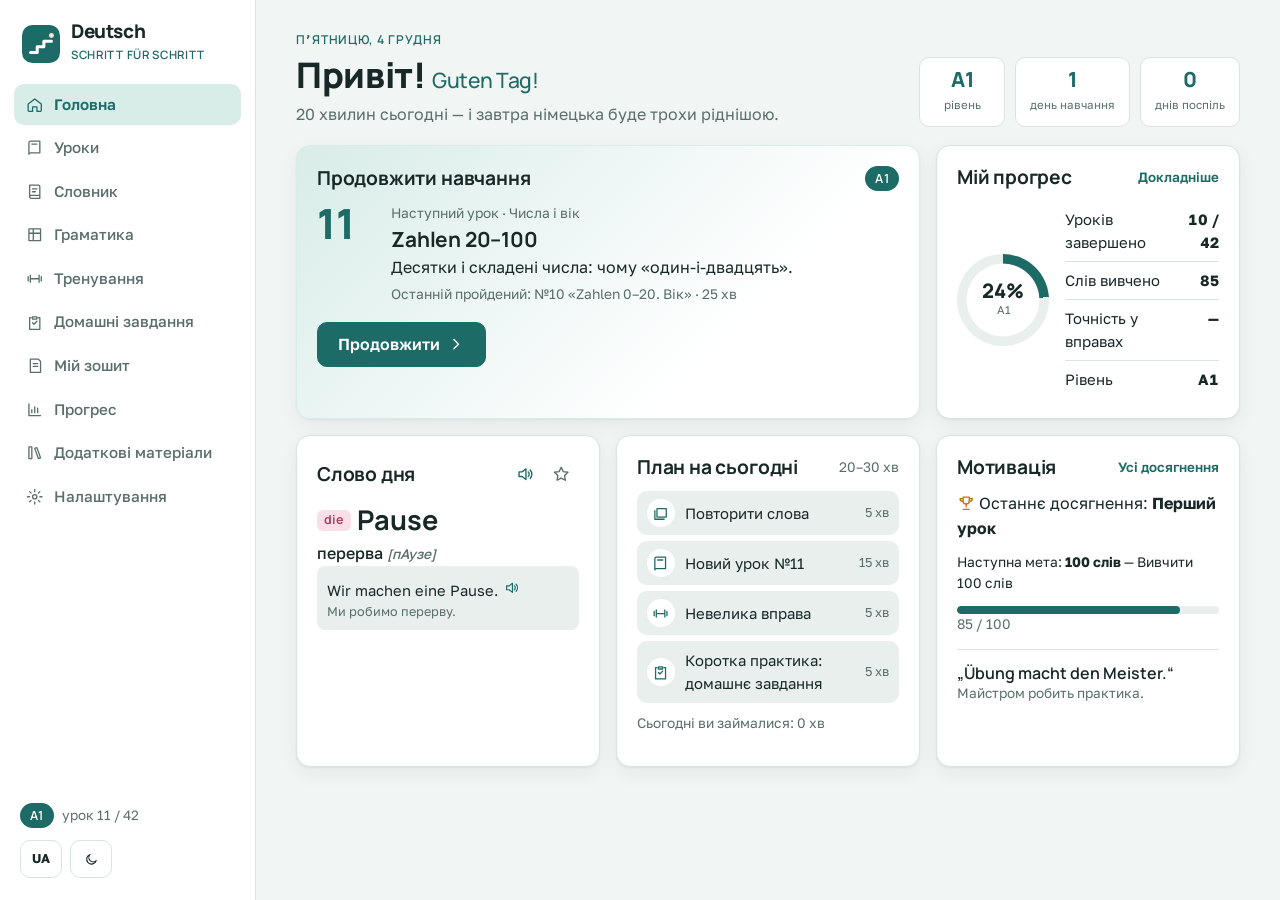
<file: index.html>
<!doctype html>
<html lang="uk">
<head>
<meta charset="utf-8">
<meta name="viewport" content="width=device-width,initial-scale=1,viewport-fit=cover">
<style>body{margin:0}img{max-width:100%}[hidden]{display:none!important}</style>
<title>Deutsch Schritt für Schritt</title>
<link rel="stylesheet" href="https://fonts.googleapis.com/css2?family=Golos+Text:wght@400;500;600;700&family=Manrope:wght@500;600;700;800&display=swap">
<link rel="stylesheet" href="css/app.css">

</head>
<body>
<div class="app">
  <aside class="side" id="side">
    <a class="logo" href="#home">
      <svg viewBox="0 0 40 40" aria-hidden="true"><rect width="40" height="40" rx="11" fill="var(--accent)"/><path d="M9 29h7v-6h7v-6h8" fill="none" stroke="var(--accent-ink)" stroke-width="3.2" stroke-linecap="round" stroke-linejoin="round"/><circle cx="31" cy="11" r="2.6" fill="var(--gold-soft)"/></svg>
      <div><b>Deutsch</b><span>Schritt für Schritt</span></div>
    </a>
    <nav class="nav" id="nav" aria-label="Розділи"></nav>
    <div class="side-foot">
      <div class="side-level" id="sideLevel"></div>
      <div class="tools" id="sideTools"></div>
    </div>
  </aside>
  <button class="scrim" data-act="menu" aria-label="Закрити меню"></button>
  <div class="col">
    <header class="topbar">
      <button class="tool" data-act="menu" aria-label="Меню"><svg class="ic" viewBox="0 0 24 24" fill="none" stroke="currentColor" stroke-width="1.8" stroke-linecap="round"><path d="M4 7h16M4 12h16M4 17h16"/></svg></button>
      <a class="logo" href="#home">
        <svg viewBox="0 0 40 40" aria-hidden="true"><rect width="40" height="40" rx="11" fill="var(--accent)"/><path d="M9 29h7v-6h7v-6h8" fill="none" stroke="var(--accent-ink)" stroke-width="3.2" stroke-linecap="round" stroke-linejoin="round"/></svg>
        <div><b>Deutsch</b><span>Schritt für Schritt</span></div>
      </a>
      <div class="tools" id="topTools"></div>
    </header>
    <main class="main"><div class="view" id="view"></div></main>
  </div>
</div>
<div class="modal" id="modal" hidden><div class="modal-box"><button class="icon-btn modal-x" data-act="closeModal" aria-label="Закрити"><svg class="ic" viewBox="0 0 24 24" fill="none" stroke="currentColor" stroke-width="1.8" stroke-linecap="round"><path d="M6 6l12 12M18 6L6 18"/></svg></button><div id="modalBody"></div></div></div>
<div class="toasts" id="toasts" aria-live="polite"></div>

<script src="js/data-lessons-1.js"></script>
<script src="js/data-lessons-2.js"></script>
<script src="js/data-lessons-3.js"></script>
<script src="js/data-grammar.js"></script>
<script src="js/data-extra.js"></script>
<script src="js/core.js"></script>
<script src="js/exercises.js"></script>
<script src="js/app.js"></script>
<script src="js/pages.js"></script>
</body>
</html>
</file>
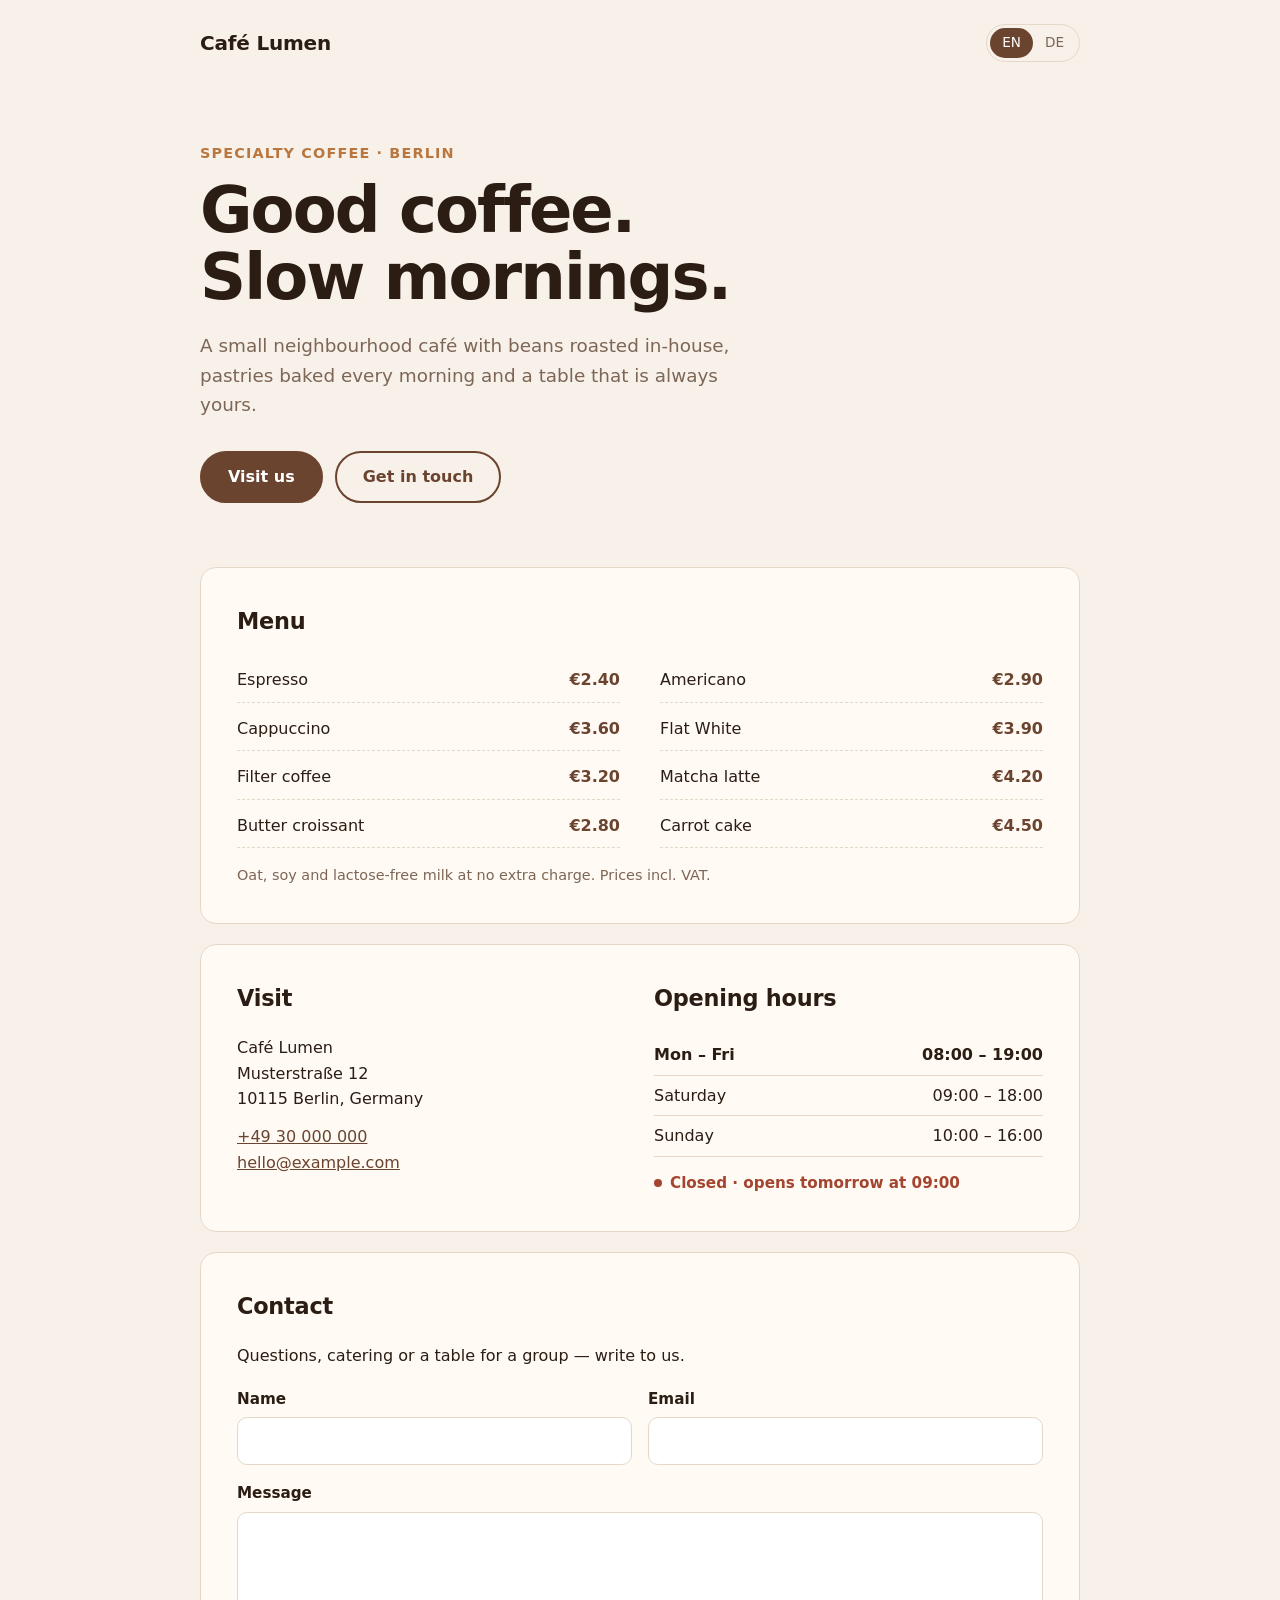
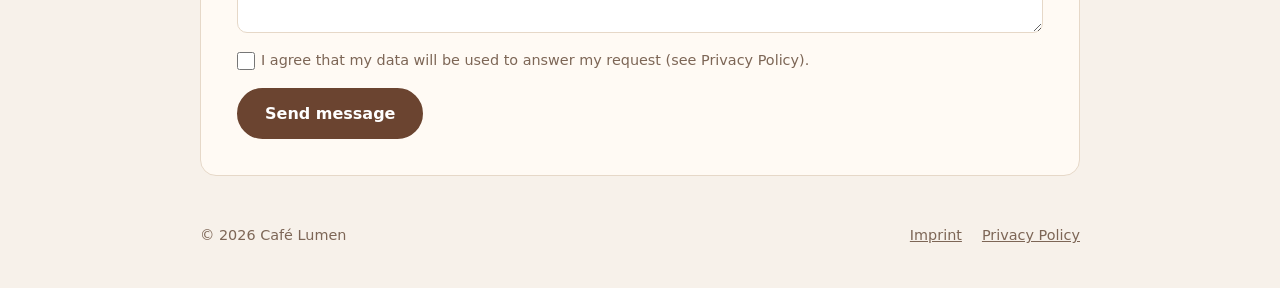
<file: coffee/index.html>
<!DOCTYPE html>
<html lang="en">
<head>
  <meta charset="UTF-8">
  <meta name="viewport" content="width=device-width, initial-scale=1.0">
  <title>Café Lumen — Specialty Coffee</title>
  <meta name="description" content="Café Lumen — specialty coffee, fresh pastries and a quiet place in the city centre.">
  <link rel="stylesheet" href="style.css">
</head>
<body>
  <header class="top container">
    <a href="#" class="logo" aria-label="Café Lumen">Café&nbsp;Lumen</a>
    <div class="lang" role="group" aria-label="Language">
      <button type="button" data-lang="en">EN</button>
      <button type="button" data-lang="de">DE</button>
    </div>
  </header>

  <main class="container">
    <section class="hero">
      <p class="eyebrow" data-i18n="eyebrow">Specialty coffee · Berlin</p>
      <h1 data-i18n="title">Good coffee.<br>Slow mornings.</h1>
      <p class="lead" data-i18n="lead">A small neighbourhood café with beans roasted in-house, pastries baked every morning and a table that is always yours.</p>
      <div class="actions">
        <a href="#visit" class="btn" data-i18n="ctaVisit">Visit us</a>
        <a href="#contact" class="btn btn-ghost" data-i18n="ctaContact">Get in touch</a>
      </div>
    </section>

    <section class="card" id="menu" aria-labelledby="menu-title">
      <h2 id="menu-title" data-i18n="menuTitle">Menu</h2>
      <ul class="menu" id="menu-list"></ul>
      <p class="note" data-i18n="menuNote">Oat, soy and lactose-free milk at no extra charge. Prices incl. VAT.</p>
    </section>

    <section class="card grid-2" id="visit" aria-labelledby="visit-title">
      <div>
        <h2 id="visit-title" data-i18n="visitTitle">Visit</h2>
        <address>
          Café Lumen<br>
          Musterstraße 12<br>
          10115 Berlin, Germany
        </address>
        <p><a href="tel:+4930000000">+49 30 000 000</a><br>
           <a href="mailto:hello@example.com">hello@example.com</a></p>
      </div>
      <div>
        <h2 data-i18n="hoursTitle">Opening hours</h2>
        <dl class="hours">
          <div data-days="1,2,3,4,5"><dt data-i18n="weekdays">Mon – Fri</dt><dd>08:00 – 19:00</dd></div>
          <div data-days="6"><dt data-i18n="saturday">Saturday</dt><dd>09:00 – 18:00</dd></div>
          <div data-days="0"><dt data-i18n="sunday">Sunday</dt><dd>10:00 – 16:00</dd></div>
        </dl>
        <p class="status" id="status"></p>
      </div>
    </section>

    <section class="card" id="contact" aria-labelledby="contact-title">
      <h2 id="contact-title" data-i18n="contactTitle">Contact</h2>
      <p data-i18n="contactLead">Questions, catering or a table for a group — write to us.</p>
      <form id="form" novalidate>
        <div class="grid-2">
          <label><span data-i18n="name">Name</span>
            <input name="name" autocomplete="name" required><small class="err"></small></label>
          <label><span>Email</span>
            <input name="email" type="email" autocomplete="email" required><small class="err"></small></label>
        </div>
        <label><span data-i18n="message">Message</span>
          <textarea name="message" rows="4" required></textarea><small class="err"></small></label>
        <label class="check">
          <input type="checkbox" name="consent" required>
          <span data-i18n="consent">I agree that my data will be used to answer my request (see Privacy Policy).</span>
          <small class="err"></small>
        </label>
        <button class="btn" type="submit" data-i18n="send">Send message</button>
        <p class="ok" id="ok" role="status" hidden data-i18n="thanks">Thank you! We will reply within one business day.</p>
      </form>
    </section>
  </main>

  <footer class="container footer">
    <p>© <span id="year"></span> Café Lumen</p>
    <nav>
      <a href="#" data-i18n="imprint">Imprint</a>
      <a href="#" data-i18n="privacy">Privacy Policy</a>
    </nav>
  </footer>

  <script src="script.js"></script>
</body>
</html>
</file>
<file: css/app.css>
/* Макет: постійна бічна панель + колонка контенту з картками; на телефоні панель висувається.
   Кольори артиклів (der — синій, die — рожевий, das — зелений) — наскрізний мотив інтерфейсу. */
:root{
  --bg:#F1F5F3; --surface:#FFFFFF; --surface2:#E8EFEC; --ink:#182827; --muted:#5A6E6B; --line:#D9E3DF;
  --accent:#1D6B67; --accent-ink:#FFFFFF; --accent-soft:#D8ECE8; --gold:#B87A12; --gold-soft:#F7EACB;
  --der:#2F63A8; --der-soft:#DCE8F8; --die:#B0436A; --die-soft:#F9DFE8; --das:#2F7A4C; --das-soft:#DAF0E1;
  --ok:#25744A; --ok-soft:#DDF1E4; --bad:#A84136; --bad-soft:#FAE3DF;
  --shadow:0 1px 2px rgba(24,40,39,.05),0 6px 20px rgba(24,40,39,.06);
  --r:14px; --r-sm:10px;
  --f-display:"Manrope","Segoe UI",system-ui,sans-serif; --f-body:"Golos Text","Segoe UI",system-ui,sans-serif;
}
@media (prefers-color-scheme: dark){ :root:not([data-theme="light"]){
  --bg:#101817; --surface:#182322; --surface2:#213130; --ink:#E4EEEB; --muted:#93A9A5; --line:#2B3D3B;
  --accent:#5FC4BA; --accent-ink:#082220; --accent-soft:#1D3A38; --gold:#E3B356; --gold-soft:#3A3017;
  --der:#8FB6EE; --der-soft:#1C2C45; --die:#F09DB8; --die-soft:#42222E; --das:#8DD2A5; --das-soft:#1B3626;
  --ok:#7FCC99; --ok-soft:#1A3324; --bad:#F0968A; --bad-soft:#42221E; --shadow:0 1px 2px rgba(0,0,0,.3),0 6px 20px rgba(0,0,0,.25); color-scheme:dark } }
:root[data-theme="dark"]{
  --bg:#101817; --surface:#182322; --surface2:#213130; --ink:#E4EEEB; --muted:#93A9A5; --line:#2B3D3B;
  --accent:#5FC4BA; --accent-ink:#082220; --accent-soft:#1D3A38; --gold:#E3B356; --gold-soft:#3A3017;
  --der:#8FB6EE; --der-soft:#1C2C45; --die:#F09DB8; --die-soft:#42222E; --das:#8DD2A5; --das-soft:#1B3626;
  --ok:#7FCC99; --ok-soft:#1A3324; --bad:#F0968A; --bad-soft:#42221E; --shadow:0 1px 2px rgba(0,0,0,.3),0 6px 20px rgba(0,0,0,.25); color-scheme:dark }
:root[data-theme="light"]{ color-scheme:light }

*{box-sizing:border-box}
body{background:var(--bg);color:var(--ink);font:16px/1.55 var(--f-body);margin:0;-webkit-font-smoothing:antialiased}
h1,h2,h3,h4{font-family:var(--f-display);line-height:1.2;margin:0;text-wrap:balance;letter-spacing:-.01em}
h1{font-size:clamp(1.6rem,1.2rem + 1.6vw,2.2rem);font-weight:800}
h2{font-size:1.2rem;font-weight:700} h3{font-size:1.05rem;font-weight:700} h4{font-size:.8rem;font-weight:700;text-transform:uppercase;letter-spacing:.07em;color:var(--muted);margin:1.3rem 0 .5rem}
p{margin:0 0 .7rem} a{color:var(--accent)} small{font-size:.86em;color:var(--muted)} ul,ol{margin:0;padding:0}
.muted{color:var(--muted)} .sm{font-size:.86rem} .center{text-align:center} .mono{font-family:ui-monospace,Menlo,monospace;font-size:.78rem}
.ic{width:1.15em;height:1.15em;flex:none;vertical-align:-.18em}
:focus-visible{outline:2px solid var(--accent);outline-offset:2px;border-radius:6px}
button{font:inherit;color:inherit;cursor:pointer} button:disabled{cursor:default}
@media (prefers-reduced-motion:no-preference){ .view>*{animation:rise .28s ease both} .btn,.opt,.card,.nav-a,.tok,.icon-btn{transition:background-color .15s,border-color .15s,transform .15s,box-shadow .15s} .bar i{transition:width .4s ease} }
@keyframes rise{from{transform:translateY(6px)}to{transform:none}}

/* ---------- каркас ---------- */
.app{display:grid;grid-template-columns:256px minmax(0,1fr);min-height:100vh}
.side{background:var(--surface);border-right:1px solid var(--line);padding:22px 14px;display:flex;flex-direction:column;gap:18px;position:sticky;top:0;height:100vh;overflow-y:auto}
.logo{display:flex;gap:11px;align-items:center;text-decoration:none;color:var(--ink);padding:0 8px}
.logo svg{width:38px;height:38px;flex:none}
.logo b{font:800 1.18rem/1 var(--f-display);display:block;letter-spacing:-.02em}
.logo span{font:600 .72rem/1.3 var(--f-display);color:var(--accent);letter-spacing:.06em;text-transform:uppercase}
.nav{display:flex;flex-direction:column;gap:2px}
.nav-a{display:flex;align-items:center;gap:11px;padding:9px 12px;border-radius:var(--r-sm);color:var(--muted);text-decoration:none;font-weight:500;font-size:.95rem}
.nav-a:hover{background:var(--surface2);color:var(--ink)} .nav-a.on{background:var(--accent-soft);color:var(--accent);font-weight:600}
.side-foot{margin-top:auto;display:flex;flex-direction:column;gap:12px;padding:0 6px}
.side-level{display:flex;align-items:center;gap:8px;font-size:.84rem;color:var(--muted)}
.tools{display:flex;gap:8px}
.tool{border:1px solid var(--line);background:var(--surface);border-radius:var(--r-sm);min-width:42px;height:38px;display:inline-flex;align-items:center;justify-content:center;font-size:.8rem}
.tool:hover{background:var(--surface2)}
.topbar{display:none}
.main{min-width:0;padding-block:32px 64px;padding-left:max(16px,env(safe-area-inset-left,0px));padding-right:max(16px,env(safe-area-inset-right,0px))}
.view{max-width:1060px;margin:0 auto;display:flex;flex-direction:column;gap:18px;padding:0 clamp(0px,2vw,24px)}
.scrim{display:none}
@media (max-width:900px){
  .app{grid-template-columns:minmax(0,1fr)}
  .side{position:fixed;inset:0 auto 0 0;width:min(284px,86vw);z-index:40;transform:translateX(-102%);transition:transform .22s ease;box-shadow:var(--shadow);padding-top:calc(22px + env(safe-area-inset-top,0px));padding-left:max(14px,env(safe-area-inset-left,0px))}
  .nav-open .side{transform:none} .nav-open .scrim{display:block;position:fixed;inset:0;background:rgba(10,20,19,.45);z-index:30;border:0;width:100%}
  .topbar{display:flex;align-items:center;gap:10px;position:sticky;top:env(safe-area-inset-top,0px);z-index:20;background:var(--surface);border-bottom:1px solid var(--line);padding-block:8px;padding-left:max(16px,env(safe-area-inset-left,0px));padding-right:max(16px,env(safe-area-inset-right,0px))}
  .topbar .logo{flex:1;padding:0} .topbar .logo svg{width:30px;height:30px} .topbar .logo b{font-size:1rem} .topbar .logo span{font-size:.6rem}
  body::before{content:"";position:fixed;inset:0 0 auto;height:env(safe-area-inset-top,0px);z-index:10;background:var(--surface)}
  .main{padding-block:20px 48px}
}

/* ---------- базові елементи ---------- */
.card{background:var(--surface);border:1px solid var(--line);border-radius:var(--r);padding:20px;box-shadow:var(--shadow);min-width:0}
.card-h{display:flex;align-items:center;justify-content:space-between;gap:10px;margin-bottom:12px}
.grid{display:grid;gap:16px}
.btn{display:inline-flex;align-items:center;justify-content:center;gap:7px;border:1px solid var(--line);background:var(--surface);color:var(--ink);border-radius:var(--r-sm);padding:9px 15px;font-weight:600;font-size:.93rem;text-decoration:none;line-height:1.2}
.btn:hover{background:var(--surface2)} .btn.primary{background:var(--accent);border-color:var(--accent);color:var(--accent-ink)} .btn.primary:hover{filter:brightness(1.08)}
.btn.lg{padding:12px 20px;font-size:1rem} .btn.sm{padding:6px 10px;font-size:.84rem} .btn.danger{background:var(--bad-soft);border-color:var(--bad);color:var(--bad)}
.btn:disabled{opacity:.55}
.icon-btn{border:0;background:transparent;color:var(--muted);width:36px;height:36px;border-radius:50%;display:inline-flex;align-items:center;justify-content:center;flex:none}
.icon-btn:hover{background:var(--surface2);color:var(--accent)} .icon-btn.sm{width:28px;height:28px;font-size:.85rem}
.icon-btn.say{color:var(--accent)} .icon-btn.fav.on{color:var(--gold)} .icon-btn.fav.on .ic{fill:var(--gold)}
.link-btn{border:0;background:none;color:var(--accent);font-weight:600;padding:4px 0;display:inline-flex;gap:6px;align-items:center;text-decoration:none;font-size:.93rem}
.link-btn:hover{text-decoration:underline}
.input{width:100%;border:1px solid var(--line);background:var(--surface);color:var(--ink);border-radius:var(--r-sm);padding:10px 12px;font:inherit;min-width:0}
.input:focus{outline:2px solid var(--accent);outline-offset:0;border-color:var(--accent)} textarea.input{resize:vertical;line-height:1.5}
select.input{width:auto;max-width:100%}
.lbl{font-weight:600;font-size:.9rem;display:block;margin:.6rem 0 .3rem}
.chip,.pill,.lvl,.st{display:inline-flex;align-items:center;gap:5px;border-radius:99px;padding:3px 10px;font-size:.78rem;font-weight:600;background:var(--surface2);color:var(--muted);white-space:nowrap}
.pill.ok,.st-done{background:var(--ok-soft);color:var(--ok)} .pill.bad{background:var(--bad-soft);color:var(--bad)}
.st-prog,.st-next{background:var(--gold-soft);color:var(--gold)} .lvl{background:var(--accent);color:var(--accent-ink);font-family:var(--f-display);letter-spacing:.03em}
.chip.link{text-decoration:none;background:var(--accent-soft);color:var(--accent);padding:6px 12px}
.chips{display:flex;flex-wrap:wrap;gap:8px}
.art{font:700 .78rem/1 var(--f-display);padding:4px 7px;border-radius:6px;margin-right:6px}
.art-der{background:var(--der-soft);color:var(--der)} .art-die{background:var(--die-soft);color:var(--die)} .art-das{background:var(--das-soft);color:var(--das)}
.bar{height:8px;border-radius:99px;background:var(--surface2);overflow:hidden} .bar i{display:block;height:100%;background:var(--accent);border-radius:99px}
.seg{display:inline-flex;flex-wrap:wrap;border:1px solid var(--line);border-radius:var(--r-sm);overflow:hidden;background:var(--surface)}
.seg button{border:0;background:transparent;padding:8px 13px;font-size:.88rem;font-weight:600;color:var(--muted)} .seg button+button{border-left:1px solid var(--line)}
.seg button.on{background:var(--accent);color:var(--accent-ink)} .seg.sm button{padding:5px 10px;font-size:.8rem}
.tabs{display:flex;gap:8px;overflow-x:auto;padding-bottom:4px}
.tab{border:1px solid var(--line);background:var(--surface);border-radius:var(--r-sm);padding:8px 14px;display:inline-flex;gap:7px;align-items:center;white-space:nowrap;color:var(--muted);font-size:.9rem}
.tab b{font-family:var(--f-display)} .tab.on{background:var(--accent-soft);border-color:var(--accent);color:var(--accent)}
.toolbar{display:flex;flex-wrap:wrap;gap:10px;align-items:center}
.search{position:relative;flex:1 1 240px;min-width:0} .search .ic{position:absolute;left:12px;top:50%;transform:translateY(-50%);color:var(--muted)} .search .input{padding-left:38px}
.empty{border:1.5px dashed var(--line);border-radius:var(--r);padding:28px;text-align:center;color:var(--muted);display:flex;flex-direction:column;gap:12px;align-items:center}
.kv{list-style:none;display:flex;flex-direction:column} .kv li{display:flex;justify-content:space-between;gap:12px;padding:7px 0;border-bottom:1px solid var(--line);font-size:.93rem} .kv li:last-child{border:0} .kv b{font-variant-numeric:tabular-nums;text-align:right}
.eyebrow{font:600 .76rem/1.3 var(--f-display);text-transform:uppercase;letter-spacing:.08em;color:var(--accent);margin:0 0 6px}
.lead{color:var(--muted);max-width:65ch;margin:6px 0 0}
.page-h{margin-bottom:4px} .back{display:inline-flex;align-items:center;gap:4px;color:var(--muted);text-decoration:none;font-size:.9rem;font-weight:600;border:0;background:none;padding:0;align-self:flex-start}
.back:hover{color:var(--accent)}
.warn{color:var(--bad);font-size:.9rem;margin-top:10px}
.ring,.res-ring{--p:0;width:92px;height:92px;border-radius:50%;flex:none;display:grid;place-content:center;text-align:center;background:radial-gradient(closest-side,var(--surface) 78%,transparent 80%),conic-gradient(var(--accent) calc(var(--p)*1%),var(--surface2) 0)}
.ring b,.res-ring b{font:800 1.25rem/1 var(--f-display)} .ring small{font-size:.7rem}
.toasts{position:fixed;left:50%;bottom:calc(20px + env(safe-area-inset-bottom,0px));transform:translateX(-50%);display:flex;flex-direction:column;gap:8px;z-index:80;width:min(92vw,440px);pointer-events:none}
.toast{background:var(--ink);color:var(--bg);padding:11px 16px;border-radius:var(--r-sm);font-size:.92rem;box-shadow:var(--shadow);animation:rise .2s ease} .toast.out{opacity:0;transition:opacity .3s}
.modal{position:fixed;inset:0;z-index:60;background:rgba(10,20,19,.5);display:flex;align-items:flex-start;justify-content:center;padding:max(16px,env(safe-area-inset-top,0px)) 16px 16px;overflow-y:auto}
.modal-box{background:var(--surface);border-radius:var(--r);padding:22px;max-width:680px;width:100%;position:relative;margin-block:3vh;box-shadow:var(--shadow)}
.modal-x{position:absolute;top:10px;right:10px}

/* ---------- головна ---------- */
.hero{display:flex;flex-wrap:wrap;gap:20px;justify-content:space-between;align-items:flex-end}
.hero-de{font-weight:500;color:var(--accent);font-size:.6em;white-space:nowrap}
.hero-stats{display:flex;gap:10px} .hero-stats div{background:var(--surface);border:1px solid var(--line);border-radius:var(--r-sm);padding:10px 14px;text-align:center;min-width:86px}
.hero-stats b{font:800 1.3rem/1.1 var(--f-display);display:block;color:var(--accent)} .hero-stats small{font-size:.72rem}
.home-grid{grid-template-columns:repeat(3,minmax(0,1fr))} .span2{grid-column:span 2}
@media (max-width:1100px){.home-grid{grid-template-columns:repeat(2,minmax(0,1fr))}} @media (max-width:640px){.home-grid{grid-template-columns:minmax(0,1fr)} .span2{grid-column:auto}}
.card.accent{background:linear-gradient(135deg,var(--accent-soft),var(--surface) 70%);border-color:var(--accent-soft);display:flex;flex-direction:column;gap:12px;align-items:flex-start}
.card.accent .card-h{width:100%;margin:0}
.cont{display:flex;gap:16px;align-items:flex-start} .cont-num{font:800 2.6rem/1 var(--f-display);color:var(--accent);min-width:1.4em}
.cont-body small{display:block;margin-bottom:2px} .cont-body h3{font-size:1.3rem;margin-bottom:4px} .cont-body p{margin:0 0 4px}
.more{font-size:.84rem;font-weight:600;text-decoration:none}
.prog-row{display:flex;gap:16px;align-items:center} .prog-row .kv{flex:1;min-width:0}
.wod-de{font:800 1.7rem/1.2 var(--f-display);display:flex;align-items:center;flex-wrap:wrap;margin-bottom:4px}
.plan{list-style:none;display:flex;flex-direction:column;gap:6px;margin-bottom:10px}
.plan a{display:flex;align-items:center;gap:10px;padding:8px 10px;border-radius:var(--r-sm);text-decoration:none;color:var(--ink);background:var(--surface2);font-size:.93rem} .plan a:hover{background:var(--accent-soft)}
.plan small{margin-left:auto;white-space:nowrap} .tick{width:28px;height:28px;border-radius:50%;background:var(--surface);display:grid;place-content:center;color:var(--accent);flex:none}
.plan .done a{color:var(--muted)} .plan .done .tick{background:var(--ok);color:var(--surface)}
.ach-last .ic{color:var(--gold)} .quote{margin:14px 0 0;padding-top:12px;border-top:1px solid var(--line);font:600 1rem/1.4 var(--f-display)} .quote small{display:block;font:400 .85rem var(--f-body)}

/* ---------- слова ---------- */
.words{display:grid;grid-template-columns:repeat(auto-fill,minmax(270px,1fr));gap:12px}
.word{border:1px solid var(--line);border-radius:var(--r-sm);padding:14px;display:flex;flex-direction:column;gap:6px;background:var(--surface);min-width:0}
.word-top{display:flex;justify-content:space-between;gap:8px;align-items:flex-start} .word-btns{display:flex;flex:none}
.word-de{display:flex;flex-wrap:wrap;align-items:center;gap:2px 0;font-size:1.15rem;min-width:0} .word-de b{font-family:var(--f-display);font-weight:800;overflow-wrap:anywhere}
.pl{font-size:.78rem;color:var(--muted);margin-left:8px} .pron{color:var(--muted);font-size:.86rem;font-style:italic}
.word-tr{font-weight:500}
.word-ex{background:var(--surface2);border-radius:8px;padding:8px 10px;font-size:.92rem} .word-ex small{display:block}
.word-foot{display:flex;flex-wrap:wrap;gap:6px;align-items:center;margin-top:auto;padding-top:4px} .word-foot .wstat{margin-left:auto}
.dict-sum{display:flex;flex-wrap:wrap;gap:8px}
.flash-wrap{max-width:520px;margin:0 auto;width:100%;display:flex;flex-direction:column;gap:12px}
.flash{border:1px solid var(--line);background:var(--surface);border-radius:20px;min-height:250px;padding:28px 20px;display:flex;flex-direction:column;gap:10px;align-items:center;justify-content:center;text-align:center;box-shadow:var(--shadow);width:100%}
.flash.flip{background:linear-gradient(160deg,var(--accent-soft),var(--surface))}
.flash-de{font:800 1.9rem/1.2 var(--f-display);display:flex;align-items:center;flex-wrap:wrap;justify-content:center} .flash-tr{font-size:1.3rem;font-weight:600} .flash-ex{font-size:.95rem} .flash-ex small{display:block}
.flash-btns{display:flex;gap:10px;justify-content:center;align-items:center;flex-wrap:wrap}

/* ---------- уроки ---------- */
.module{display:flex;flex-direction:column;gap:8px}
.mod-h{display:flex;align-items:center;gap:10px;margin-top:8px} .mod-h h2{flex:1;min-width:0}
.mod-n{width:28px;height:28px;border-radius:8px;background:var(--surface2);display:grid;place-content:center;font:700 .85rem var(--f-display);color:var(--muted);flex:none}
.mod-p{font-size:.84rem;font-weight:600;color:var(--muted);font-variant-numeric:tabular-nums} .mod-p.full{color:var(--ok)}
.lrows{display:flex;flex-direction:column;gap:8px}
.lrow{display:flex;gap:14px;align-items:center;background:var(--surface);border:1px solid var(--line);border-radius:var(--r);padding:13px 16px}
.l-num{width:38px;height:38px;border-radius:50%;background:var(--surface2);display:grid;place-content:center;font:700 .95rem var(--f-display);flex:none;color:var(--muted)}
.is-done .l-num{background:var(--ok-soft);color:var(--ok)} .is-next{border-color:var(--accent);box-shadow:0 0 0 3px var(--accent-soft)} .is-next .l-num{background:var(--accent);color:var(--accent-ink)}
.is-locked{opacity:.62} .l-lock{color:var(--muted);padding:0 10px}
.l-main{flex:1;min-width:0} .l-main h3{font-size:1rem} .l-no{color:var(--muted);font-weight:600} .l-main p{margin:2px 0 6px;color:var(--muted);font-size:.9rem}
.l-meta{display:flex;flex-wrap:wrap;gap:6px 14px;font-size:.8rem;color:var(--muted);align-items:center}
@media (max-width:560px){.lrow{flex-wrap:wrap} .lrow .btn{width:100%}}
.locked-lvl{text-align:center;display:flex;flex-direction:column;align-items:center;gap:6px} .lock-big{width:60px;height:60px;border-radius:50%;background:var(--surface2);display:grid;place-content:center;font-size:1.5rem;color:var(--muted)}
.plan-list{text-align:left;padding-left:1.4em;display:grid;gap:4px;max-width:520px}
.steps{display:flex;gap:6px;overflow-x:auto;padding:4px 2px 8px;scroll-margin-top:70px}
.step{border:1px solid var(--line);background:var(--surface);border-radius:99px;padding:6px 13px 6px 6px;display:inline-flex;gap:7px;align-items:center;white-space:nowrap;font-size:.86rem;font-weight:600;color:var(--muted)}
.step i{font:700 .78rem var(--f-display);width:24px;height:24px;border-radius:50%;background:var(--surface2);display:grid;place-content:center;font-style:normal}
.step.past i{background:var(--ok-soft);color:var(--ok)} .step.on{border-color:var(--accent);color:var(--accent);background:var(--accent-soft)} .step.on i{background:var(--accent);color:var(--accent-ink)}
.part h2{display:flex;align-items:center;gap:10px;margin-bottom:6px} .part-n{width:30px;height:30px;border-radius:9px;background:var(--accent-soft);color:var(--accent);display:grid;place-content:center;font-size:.95rem;flex:none}
.part-nav{display:flex;justify-content:space-between;gap:10px;flex-wrap:wrap}
.lesson-h .st{margin-top:8px}
.phrases{list-style:none;display:flex;flex-direction:column;gap:8px} .phrases li{display:flex;justify-content:space-between;align-items:center;gap:10px;background:var(--surface2);border-radius:var(--r-sm);padding:10px 14px}
.phrases b{font-family:var(--f-display);font-size:1.05rem} .phrases small{display:block}
.focus{background:var(--gold-soft);color:var(--ink);border-radius:var(--r-sm);padding:10px 14px;display:flex;gap:8px;align-items:flex-start} .focus .ic{color:var(--gold);margin-top:.2em}
.g-rule{font-weight:600;font-size:1.03rem;border-left:3px solid var(--accent);padding-left:12px}
.g-order{background:var(--surface2);border-radius:var(--r-sm);padding:10px 14px;font-weight:500}
.tbl-wrap{overflow-x:auto;margin:10px 0;border:1px solid var(--line);border-radius:var(--r-sm)}
.tbl{border-collapse:collapse;width:100%;font-size:.93rem} .tbl th,.tbl td{padding:8px 12px;text-align:left;border-bottom:1px solid var(--line);white-space:nowrap}
.tbl thead th{background:var(--surface2);font:700 .8rem var(--f-display);color:var(--muted)} .tbl tbody th{font-weight:600;color:var(--muted)} .tbl.wide tbody th{color:var(--ink);font-weight:700} .tbl tr:last-child>*{border-bottom:0}
.ex-list{list-style:none;display:grid;gap:8px} .ex-list li{display:flex;flex-direction:column} .ex-list span{display:inline-flex;align-items:center;gap:4px;flex-wrap:wrap}
.mist{display:grid;gap:8px} .mist-row{border:1px solid var(--line);border-radius:var(--r-sm);padding:10px 12px;display:grid;gap:3px}
.m-bad{color:var(--bad);text-decoration:line-through;text-decoration-thickness:1px} .m-bad span,.m-good span{display:inline-block;width:1.2em;font-weight:700;text-decoration:none} .m-good{color:var(--ok);font-weight:600}
.dlg-tools{display:flex;flex-wrap:wrap;gap:8px;margin:10px 0}
.dialog{display:flex;flex-direction:column;gap:10px} .line{display:flex;flex-direction:column;gap:2px;max-width:85%} .line.b{align-self:flex-end;align-items:flex-end}
.who{font-size:.76rem;font-weight:700;color:var(--muted);padding:0 6px} .bubble{background:var(--surface2);border-radius:16px 16px 16px 4px;padding:10px 14px} .line.b .bubble{background:var(--accent-soft);border-radius:16px 16px 4px 16px}
.bubble small{display:block} .no-tr .bubble small{display:none}
.task{background:var(--accent-soft);border-radius:var(--r-sm);padding:14px 16px;font-weight:500;font-size:1.03rem}
.check{display:flex;gap:8px;align-items:center;margin-top:12px;font-weight:500} .check input{width:18px;height:18px;accent-color:var(--accent)}
.hw-prev{background:var(--surface2);border-radius:var(--r-sm);padding:14px 16px;margin:10px 0} .hw-prev ul{padding-left:1.3em;margin-bottom:.6rem} .hw-prev p:last-child{margin:0}
.finish{border-top:1px solid var(--line);margin-top:16px;padding-top:16px}

/* ---------- вправи ---------- */
.runner{display:flex;flex-direction:column;gap:12px;max-width:640px}
.r-head{display:flex;justify-content:space-between;font-size:.82rem;font-weight:700;color:var(--muted);text-transform:uppercase;letter-spacing:.05em} .r-count{font-variant-numeric:tabular-nums}
.r-q{font:700 1.4rem/1.3 var(--f-display);display:flex;align-items:center;gap:8px;flex-wrap:wrap;margin-top:6px} .q-gap{color:var(--accent)} .q-hint{font-weight:500;color:var(--muted);font-size:.8em}
.r-sub{color:var(--muted);margin-top:-6px}
.opts{display:grid;grid-template-columns:repeat(2,minmax(0,1fr));gap:8px} @media (max-width:520px){.opts{grid-template-columns:minmax(0,1fr)}}
.opt{border:1.5px solid var(--line);background:var(--surface);border-radius:var(--r-sm);padding:12px 14px;text-align:left;font-weight:500;overflow-wrap:anywhere}
.opt:hover:not(:disabled){border-color:var(--accent);background:var(--accent-soft)} .opt.ok{border-color:var(--ok);background:var(--ok-soft);color:var(--ok)} .opt.no{border-color:var(--bad);background:var(--bad-soft);color:var(--bad)}
.inp-row{display:flex;gap:8px} .uml{display:flex;gap:6px;flex-wrap:wrap;margin-top:8px}
.chip-btn{border:1px solid var(--line);background:var(--surface);border-radius:8px;min-width:36px;height:34px;font-weight:600}
.order-line{min-height:54px;border:1.5px dashed var(--line);border-radius:var(--r-sm);padding:8px;display:flex;flex-wrap:wrap;gap:6px;align-items:center}
.tokens{display:flex;flex-wrap:wrap;gap:6px;margin:10px 0}
.tok{border:1.5px solid var(--line);background:var(--surface);border-radius:9px;padding:7px 12px;font-weight:600} .tok:disabled{opacity:.25} .tok.on{border-color:var(--accent);background:var(--accent-soft)}
.sort{display:flex;flex-direction:column;gap:8px;margin-bottom:12px} .sort-row{display:flex;justify-content:space-between;align-items:center;gap:10px;flex-wrap:wrap;border:1px solid var(--line);border-radius:var(--r-sm);padding:8px 12px}
.sort-word{font-weight:700;font-family:var(--f-display)} .sort-word small{display:block;font:400 .8rem var(--f-body)} .sort-row.ok{border-color:var(--ok);background:var(--ok-soft)} .sort-row.no{border-color:var(--bad);background:var(--bad-soft)} .fix{color:var(--bad)}
.big-say{font-size:1rem;padding:14px 22px}
.fb{border-radius:var(--r-sm);padding:14px 16px;display:flex;flex-direction:column;gap:8px;align-items:flex-start}
.fb.good{background:var(--ok-soft)} .fb.bad{background:var(--bad-soft)}
.fb-title{font:700 1rem var(--f-display);display:flex;gap:6px;align-items:center} .good .fb-title{color:var(--ok)} .bad .fb-title{color:var(--bad)}
.fb-sim{font-size:.93rem} .fb-sim span{color:var(--muted)} .fb-why{font-size:.95rem}
.result{display:flex;flex-direction:column;gap:10px;align-items:flex-start} .res-ring{width:104px;height:104px} .res-nums,.res-btns,.hw-btns{display:flex;flex-wrap:wrap;gap:8px;align-items:center}
.result h4{margin-top:.8rem} .err-list{display:grid;gap:8px;width:100%} .err{border:1px solid var(--line);border-radius:var(--r-sm);padding:10px 14px;font-size:.93rem} .err-q{font-weight:700;font-family:var(--f-display)} .err-why{color:var(--muted);margin-top:4px}

/* ---------- інші сторінки ---------- */
.g-grid{grid-template-columns:repeat(auto-fill,minmax(250px,1fr))} .g-card{text-decoration:none;color:var(--ink);display:flex;flex-direction:column;gap:4px} .g-card:hover{border-color:var(--accent);transform:translateY(-2px)} .g-card .card-h{margin-bottom:6px} .g-card p{margin:0;flex:1}
.verbs-card{background:var(--gold-soft);border-color:var(--gold-soft)}
.mode-grid{grid-template-columns:repeat(auto-fill,minmax(210px,1fr))} .mode{text-align:left;display:flex;flex-direction:column;gap:4px;align-items:flex-start;padding:16px} .mode .ic{width:26px;height:26px;color:var(--accent);margin-bottom:4px} .mode b{font-family:var(--f-display)}
.mode.on{border-color:var(--accent);box-shadow:0 0 0 3px var(--accent-soft)} .mode:hover{border-color:var(--accent)}
.setup{display:flex;flex-direction:column;gap:14px;align-items:flex-start} .set-row{display:flex;flex-wrap:wrap;gap:8px 16px;align-items:center;justify-content:space-between;width:100%;padding:6px 0} .set-row .lbl{margin:0} .set-row .input{max-width:320px}
.hw-list,.notes{display:flex;flex-direction:column;gap:10px}
.hw{padding:0} .hw summary{display:flex;align-items:center;gap:12px;padding:14px 18px;cursor:pointer;list-style:none} .hw summary::-webkit-details-marker{display:none}
.hw-t{flex:1;min-width:0} .hw-t b{font-family:var(--f-display);display:block} .hw-body{padding:0 18px 18px;border-top:1px solid var(--line)}
.hw-item{margin-bottom:12px} .hw-item label{display:block;font-weight:500;margin-bottom:4px}
.hw-key{background:var(--surface2);border-radius:8px;padding:8px 12px;margin-top:6px;font-size:.93rem} .hw-key span{color:var(--muted)} .hw-key.match{background:var(--ok-soft)} .hw-key em{color:var(--ok);font-style:normal;font-weight:600}
.hw-btns{margin-top:14px}
@media (max-width:560px){.hw summary{flex-wrap:wrap}}
.notes{display:grid;grid-template-columns:repeat(auto-fill,minmax(290px,1fr))} .note.editing{grid-column:1/-1;display:flex;flex-direction:column;gap:10px} .note-text{white-space:pre-wrap;overflow-wrap:anywhere}
.notes .empty{grid-column:1/-1}
.cat-words{background:var(--der-soft);color:var(--der)} .cat-grammar{background:var(--das-soft);color:var(--das)} .cat-sentences{background:var(--accent-soft);color:var(--accent)} .cat-errors{background:var(--bad-soft);color:var(--bad)} .cat-personal{background:var(--gold-soft);color:var(--gold)}
.lvl-card{display:flex;gap:20px;align-items:center} .lvl-card>div:last-child{flex:1;min-width:0}
.tiles{display:grid;grid-template-columns:repeat(4,minmax(0,1fr));gap:12px} @media (max-width:760px){.tiles{grid-template-columns:repeat(2,minmax(0,1fr))}}
.tile{background:var(--surface);border:1px solid var(--line);border-radius:var(--r);padding:14px;display:flex;flex-direction:column;gap:2px;min-width:0} .tile .ic{color:var(--accent);width:22px;height:22px;margin-bottom:6px} .tile b{font:800 1.45rem/1.1 var(--f-display);font-variant-numeric:tabular-nums;overflow-wrap:anywhere}
.chart-grid{grid-template-columns:repeat(2,minmax(0,1fr))} @media (max-width:820px){.chart-grid{grid-template-columns:minmax(0,1fr)}}
.chart-wrap{overflow-x:auto} .chart{width:100%;min-width:300px;height:auto;display:block}
.chart rect{fill:var(--accent)} .chart rect.c2{fill:var(--der)} .chart rect.c3{fill:var(--gold)} .chart .ax{stroke:var(--line)} .chart text{fill:var(--muted);font:500 10px var(--f-body);text-anchor:middle} .chart text.val{fill:var(--ink);font-weight:700}
.mod-bars{list-style:none;display:grid;gap:8px} .mod-bars li{display:grid;grid-template-columns:minmax(0,1.3fr) minmax(60px,1fr) auto;gap:10px;align-items:center;font-size:.86rem} .mod-bars span{overflow:hidden;text-overflow:ellipsis;white-space:nowrap} .mod-bars b{font-variant-numeric:tabular-nums}
.ach-grid{grid-template-columns:repeat(auto-fill,minmax(230px,1fr));margin-top:12px}
.ach{display:flex;gap:12px;border:1px solid var(--line);border-radius:var(--r-sm);padding:12px;opacity:.75} .ach.got{opacity:1;border-color:var(--gold);background:var(--gold-soft)}
.ach-ic{width:40px;height:40px;border-radius:50%;background:var(--surface2);display:grid;place-content:center;flex:none;color:var(--muted);font-size:1.1rem} .got .ach-ic{background:var(--gold);color:var(--surface)}
.ach div{flex:1;min-width:0;display:flex;flex-direction:column;gap:3px} .ach b{font-family:var(--f-display)} .ach-date{color:var(--ok)}
.mat-sec{display:flex;flex-direction:column;gap:10px} .mat-grid{grid-template-columns:repeat(auto-fill,minmax(280px,1fr))} .mat{display:flex;flex-direction:column} .mat p{flex:1;font-size:.93rem;color:var(--muted)} .mat .card-h{align-items:flex-start;margin-bottom:6px}
</file>
<file: coffee/style.css>
:root {
  --bg: #f7f1ea;
  --card: #fffaf4;
  --ink: #2b1d14;
  --muted: #7d6656;
  --brown: #6b4430;
  --accent: #b9773f;
  --line: #e6d8c8;
  --radius: 16px;
  --font: system-ui, -apple-system, "Segoe UI", Roboto, "Helvetica Neue", Arial, sans-serif;
}
* { box-sizing: border-box; margin: 0; }
html { scroll-behavior: smooth; }
body { font-family: var(--font); background: var(--bg); color: var(--ink); line-height: 1.6; -webkit-font-smoothing: antialiased; }
a { color: var(--brown); }
.container { width: min(880px, 100% - 32px); margin-inline: auto; }

.top { display: flex; justify-content: space-between; align-items: center; padding: 24px 0; }
.logo { font-weight: 700; font-size: 1.25rem; letter-spacing: -.01em; text-decoration: none; color: var(--ink); }
.lang { display: flex; border: 1px solid var(--line); border-radius: 999px; padding: 3px; }
.lang button { border: 0; background: none; font: inherit; font-size: .85rem; padding: 4px 12px; border-radius: 999px; cursor: pointer; color: var(--muted); }
.lang button[aria-pressed="true"] { background: var(--brown); color: #fff; }

.hero { padding: 56px 0 64px; }
.eyebrow { color: var(--accent); font-weight: 600; font-size: .9rem; letter-spacing: .08em; text-transform: uppercase; margin-bottom: 12px; }
h1 { font-size: clamp(2.4rem, 7vw, 4rem); line-height: 1.05; letter-spacing: -.03em; margin-bottom: 20px; }
.lead { font-size: 1.15rem; color: var(--muted); max-width: 560px; margin-bottom: 32px; }
.actions { display: flex; gap: 12px; flex-wrap: wrap; }
.btn { display: inline-block; background: var(--brown); color: #fff; border: 2px solid var(--brown); border-radius: 999px; padding: 11px 26px; font: inherit; font-weight: 600; text-decoration: none; cursor: pointer; transition: background .2s, color .2s; }
.btn:hover { background: var(--ink); border-color: var(--ink); }
.btn-ghost { background: transparent; color: var(--brown); }
.btn-ghost:hover { color: #fff; }

.card { background: var(--card); border: 1px solid var(--line); border-radius: var(--radius); padding: 36px; margin-bottom: 20px; }
h2 { font-size: 1.4rem; letter-spacing: -.01em; margin-bottom: 18px; }
.grid-2 { display: grid; grid-template-columns: 1fr 1fr; gap: 28px; }

.menu { list-style: none; padding: 0; display: grid; grid-template-columns: 1fr 1fr; gap: 4px 40px; }
.menu li { display: flex; align-items: baseline; gap: 8px; padding: 9px 0; border-bottom: 1px dashed var(--line); }
.menu .name { flex: 1; }
.menu .price { font-weight: 600; color: var(--brown); font-variant-numeric: tabular-nums; }
.note { margin-top: 16px; font-size: .9rem; color: var(--muted); }

address { font-style: normal; margin-bottom: 12px; }
.hours div { display: flex; justify-content: space-between; padding: 7px 0; border-bottom: 1px solid var(--line); }
.hours dd { margin: 0; font-variant-numeric: tabular-nums; }
.hours .today { font-weight: 700; }
.status { margin-top: 14px; font-weight: 600; font-size: .95rem; }
.status::before { content: ""; display: inline-block; width: 8px; height: 8px; border-radius: 50%; margin-right: 8px; background: currentColor; vertical-align: middle; }
.status.open { color: #3d7a3d; }
.status.closed { color: #a4452f; }

form { display: grid; gap: 16px; margin-top: 18px; }
form .grid-2 { gap: 16px; }
label { display: grid; gap: 6px; font-weight: 600; font-size: .95rem; }
input, textarea { font: inherit; font-weight: 400; padding: 11px 14px; border: 1px solid var(--line); border-radius: 10px; background: #fff; color: var(--ink); resize: vertical; width: 100%; }
input:focus, textarea:focus { outline: 2px solid var(--accent); outline-offset: 1px; border-color: transparent; }
.invalid { border-color: #a4452f; }
.check { grid-template-columns: auto 1fr; align-items: start; font-weight: 400; font-size: .9rem; color: var(--muted); }
.check input { width: 18px; height: 18px; margin-top: 3px; accent-color: var(--brown); }
.check .err { grid-column: 2; }
.err { color: #a4452f; font-weight: 400; font-size: .82rem; }
.err:empty { display: none; }
form .btn { justify-self: start; }
.ok { background: #eef5ea; color: #2f5f2f; padding: 12px 16px; border-radius: 10px; }

.footer { display: flex; justify-content: space-between; flex-wrap: wrap; gap: 8px; padding: 28px 0 40px; color: var(--muted); font-size: .9rem; }
.footer nav { display: flex; gap: 20px; }
.footer a { color: var(--muted); }

@media (max-width: 640px) {
  .hero { padding: 32px 0 44px; }
  .card { padding: 24px 20px; }
  .grid-2, .menu { grid-template-columns: 1fr; }
  .grid-2 { gap: 24px; }
  form .btn, .actions .btn { width: 100%; text-align: center; }
  .footer { flex-direction: column; }
}
</file>
